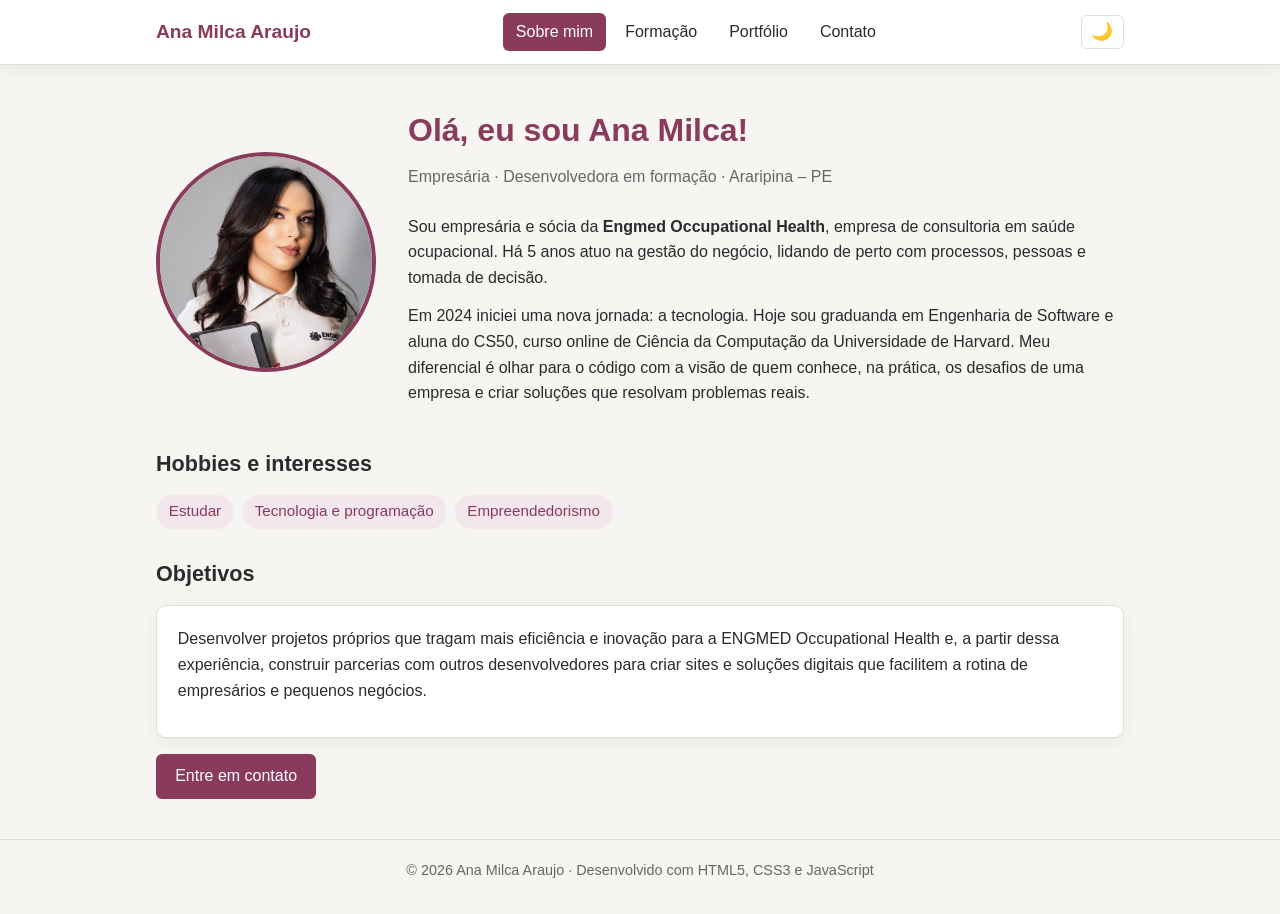
<file: index.html>
<!DOCTYPE html>
<!-- Página inicial: "Sobre mim" -->
<html lang="pt-BR">
<head>
  <meta charset="UTF-8">
  <meta name="viewport" content="width=device-width, initial-scale=1.0">
  <meta name="description" content="Portfólio e currículo online de Ana Milca Araujo">
  <title>Sobre mim | Ana Milca Araujo</title>
  <link rel="stylesheet" href="css/style.css">
</head>
<body>

  <!-- ===== Cabeçalho com menu fixo (igual em todas as páginas) ===== -->
  <header class="cabecalho">
    <div class="cabecalho-conteudo">
      <a href="index.html" class="logo">Ana Milca Araujo</a>

      <nav class="navegacao" id="navegacao" aria-label="Menu principal">
        <ul class="menu">
          <li><a href="index.html" class="ativo">Sobre mim</a></li>
          <li><a href="formacao.html">Formação</a></li>
          <li><a href="portfolio.html">Portfólio</a></li>
          <li><a href="contato.html">Contato</a></li>
        </ul>
      </nav>

      <div class="acoes-cabecalho">
        <!-- Botão que alterna entre tema claro e escuro (ver js/script.js) -->
        <button class="botao-icone" id="botao-tema" type="button" aria-label="Ativar tema escuro">🌙</button>
        <!-- Botão "hambúrguer": aparece só em telas pequenas -->
        <button class="botao-icone botao-menu" id="botao-menu" type="button" aria-label="Abrir menu" aria-controls="navegacao" aria-expanded="false">☰</button>
      </div>
    </div>
  </header>

  <!-- ===== Conteúdo principal ===== -->
  <main>
    <section class="apresentacao">
      <!-- Foto de perfil (recortada em quadrado; o CSS deixa redonda) -->
      <img class="foto" src="img/img/foto_engmed.jpg" alt="Foto de Ana Milca Araujo">

      <div>
        <h1>Olá, eu sou Ana Milca!</h1>
        <p class="subtitulo">Empresária · Desenvolvedora em formação · Araripina – PE</p>
        <p>Sou empresária e sócia da <strong>Engmed Occupational Health</strong>, empresa de consultoria em saúde ocupacional. Há 5 anos atuo na gestão do negócio, lidando de perto com processos, pessoas e tomada de decisão.</p>
        <p>Em 2024 iniciei uma nova jornada: a tecnologia. Hoje sou graduanda em Engenharia de Software e aluna do CS50, curso online de Ciência da Computação da Universidade de Harvard. Meu diferencial é olhar para o código com a visão de quem conhece, na prática, os desafios de uma empresa e criar soluções que resolvam problemas reais.</p>
      </div>
    </section>

    <!-- Hobbies e interesses em formato de "etiquetas" -->
    <h2>Hobbies e interesses</h2>
    <ul class="lista-tags">
      <li>Estudar</li>
      <li>Tecnologia e programação</li>
      <li>Empreendedorismo</li>
    </ul>

    <h2>Objetivos</h2>
    <div class="cartao">
      <p>Desenvolver projetos próprios que tragam mais eficiência e inovação para a ENGMED Occupational Health e, a partir dessa experiência, construir parcerias com outros desenvolvedores para criar sites e soluções digitais que facilitem a rotina de empresários e pequenos negócios.</p>
    </div>

    <a href="contato.html" class="botao">Entre em contato</a>
  </main>

  <!-- ===== Rodapé ===== -->
  <footer class="rodape">
    <p>&copy; <span id="ano-atual"></span> Ana Milca Araujo · Desenvolvido com HTML5, CSS3 e JavaScript</p>
  </footer>

  <script src="js/script.js"></script>
</body>
</html>
</file>
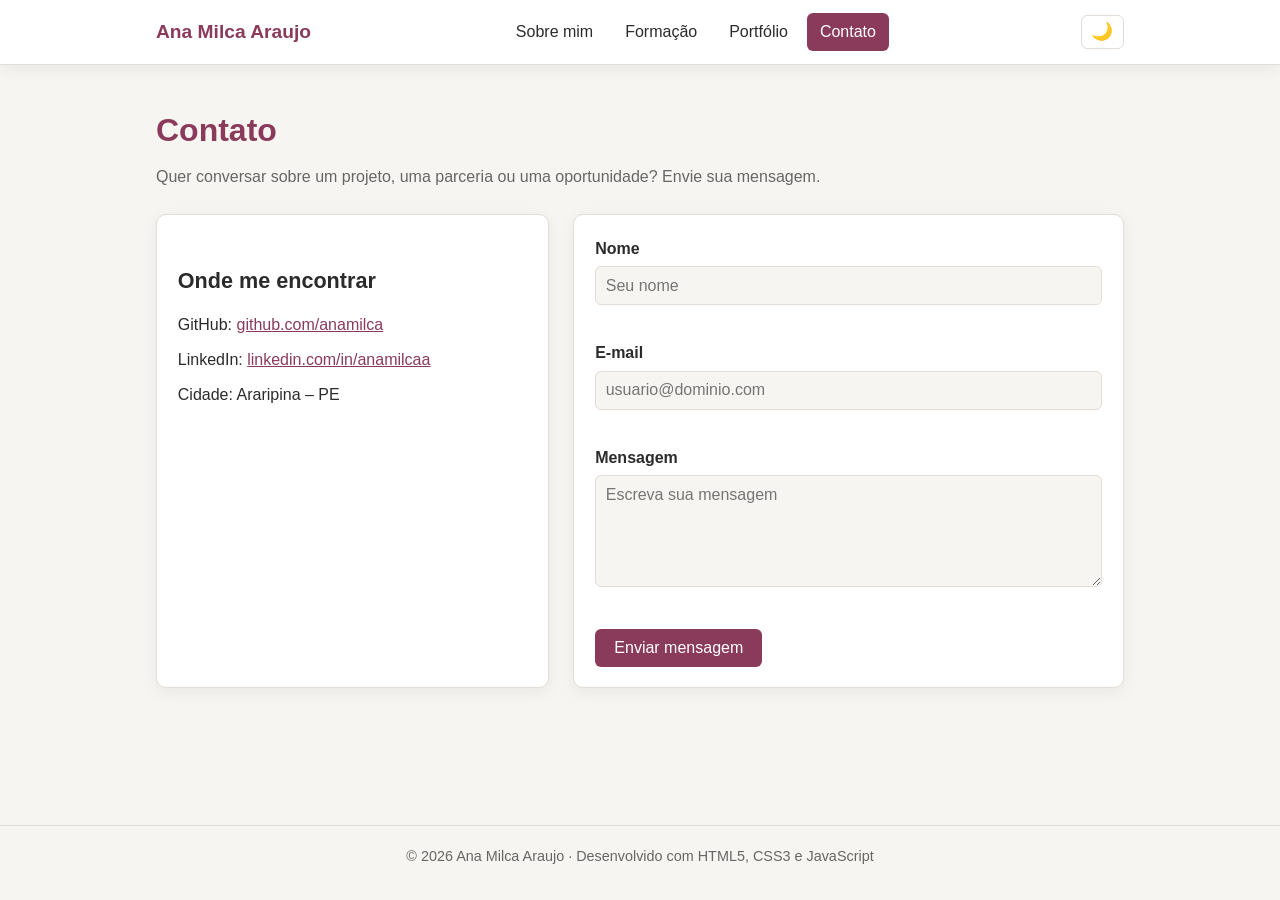
<file: contato.html>
<!DOCTYPE html>
<!-- Página "Contato": formulário com validação em JavaScript e envio simulado -->
<html lang="pt-BR">
<head>
  <meta charset="UTF-8">
  <meta name="viewport" content="width=device-width, initial-scale=1.0">
  <meta name="description" content="Entre em contato com Ana Milca Araujo">
  <title>Contato | Ana Milca Araujo</title>
  <link rel="stylesheet" href="css/style.css">
</head>
<body>

  <!-- ===== Cabeçalho com menu fixo (igual em todas as páginas) ===== -->
  <header class="cabecalho">
    <div class="cabecalho-conteudo">
      <a href="index.html" class="logo">Ana Milca Araujo</a>

      <nav class="navegacao" id="navegacao" aria-label="Menu principal">
        <ul class="menu">
          <li><a href="index.html">Sobre mim</a></li>
          <li><a href="formacao.html">Formação</a></li>
          <li><a href="portfolio.html">Portfólio</a></li>
          <li><a href="contato.html" class="ativo">Contato</a></li>
        </ul>
      </nav>

      <div class="acoes-cabecalho">
        <button class="botao-icone" id="botao-tema" type="button" aria-label="Ativar tema escuro">🌙</button>
        <button class="botao-icone botao-menu" id="botao-menu" type="button" aria-label="Abrir menu" aria-controls="navegacao" aria-expanded="false">☰</button>
      </div>
    </div>
  </header>

  <!-- ===== Conteúdo principal ===== -->
  <main>
    <h1>Contato</h1>
    <p class="subtitulo">Quer conversar sobre um projeto, uma parceria ou uma oportunidade? Envie sua mensagem.</p>

    <div class="contato-grade">
      <!-- Outras formas de contato -->
      <div class="cartao">
        <h2>Onde me encontrar</h2>
        <ul class="lista-contatos">
          <li>GitHub: <a href="https://github.com/anamilca" target="_blank" rel="noopener">github.com/anamilca</a></li>
          <li>LinkedIn: <a href="https://www.linkedin.com/in/anamilcaa" target="_blank" rel="noopener">linkedin.com/in/anamilcaa</a></li>
          <li>Cidade: Araripina – PE</li>
        </ul>
      </div>

      <!-- Formulário: "novalidate" desliga a validação do navegador,
           pois a validação é feita no JavaScript (js/script.js) -->
      <form class="cartao" id="formulario-contato" novalidate>
        <div class="campo">
          <label for="nome">Nome</label>
          <input type="text" id="nome" name="nome" placeholder="Seu nome">
          <span class="mensagem-erro" aria-live="polite"></span>
        </div>

        <div class="campo">
          <label for="email">E-mail</label>
          <input type="email" id="email" name="email" placeholder="usuario@dominio.com">
          <span class="mensagem-erro" aria-live="polite"></span>
        </div>

        <div class="campo">
          <label for="mensagem">Mensagem</label>
          <textarea id="mensagem" name="mensagem" rows="5" placeholder="Escreva sua mensagem"></textarea>
          <span class="mensagem-erro" aria-live="polite"></span>
        </div>

        <button type="submit" class="botao">Enviar mensagem</button>
      </form>
    </div>
  </main>

  <!-- Modal exibido após o envio simulado -->
  <div class="modal" id="modal-sucesso" role="dialog" aria-modal="true" aria-labelledby="titulo-modal">
    <div class="modal-caixa">
      <h2 id="titulo-modal">Mensagem enviada com sucesso!</h2>
      <p>Obrigada pelo contato. Responderei em breve.</p>
      <button type="button" class="botao" id="fechar-modal">Fechar</button>
    </div>
  </div>

  <!-- ===== Rodapé ===== -->
  <footer class="rodape">
    <p>&copy; <span id="ano-atual"></span> Ana Milca Araujo · Desenvolvido com HTML5, CSS3 e JavaScript</p>
  </footer>

  <script src="js/script.js"></script>
</body>
</html>
</file>
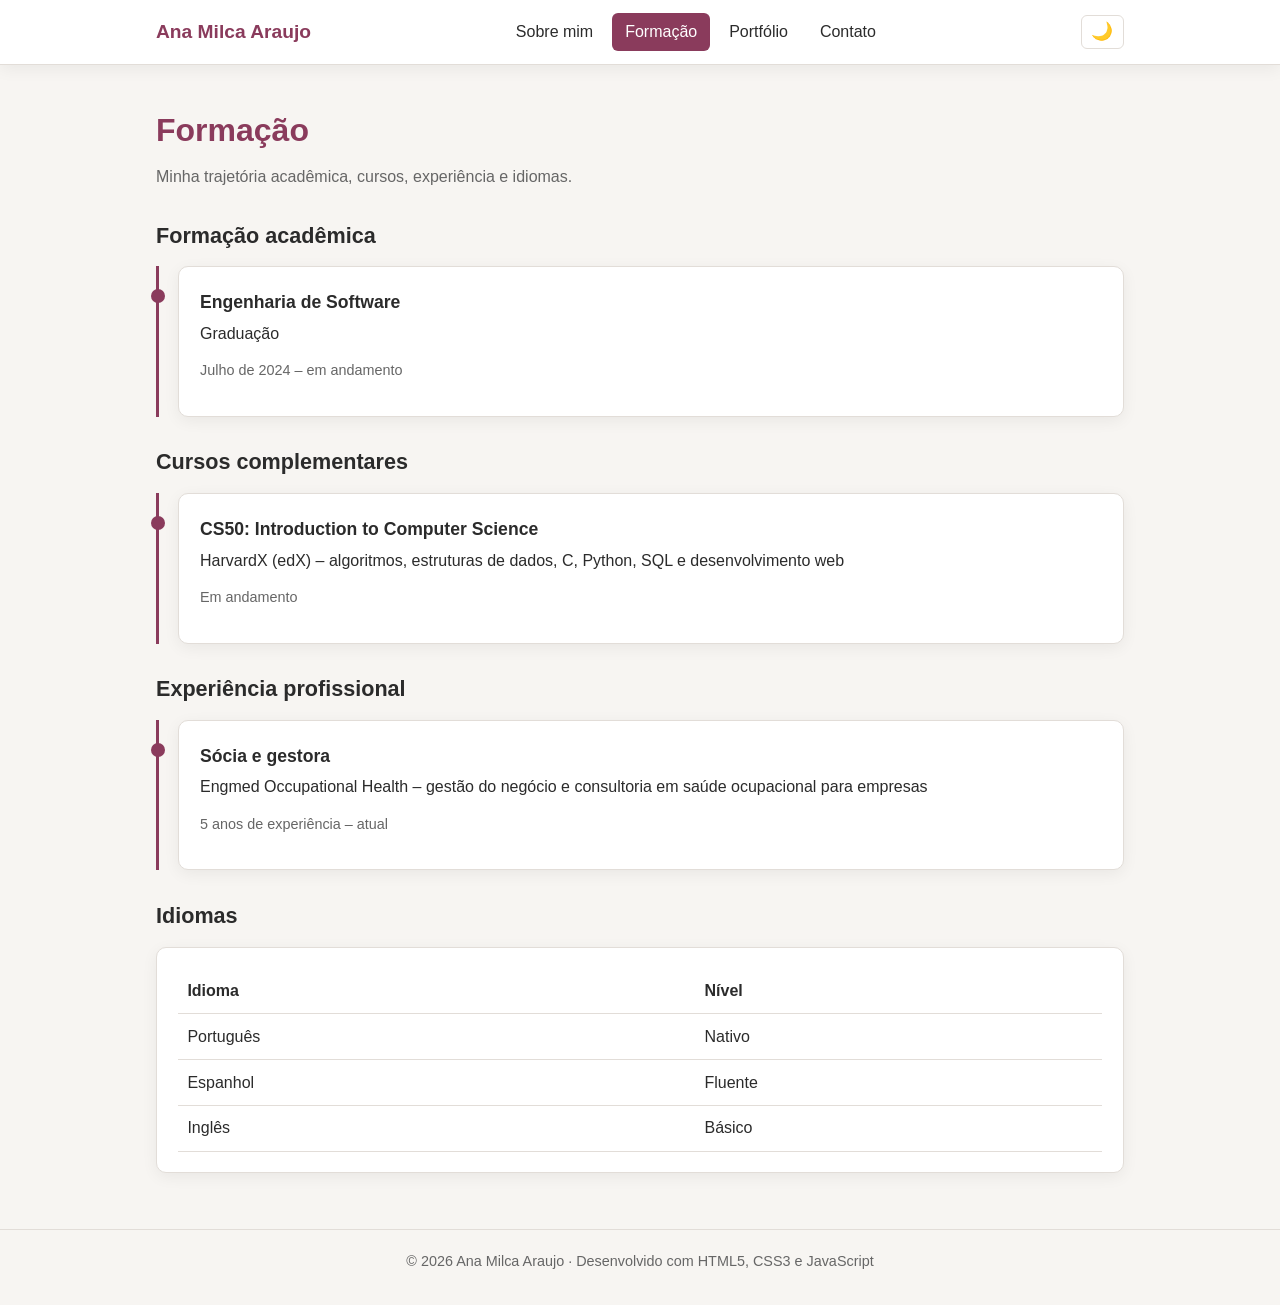
<file: formacao.html>
<!DOCTYPE html>
<!-- Página "Formação": formação educacional, cursos e idiomas -->
<html lang="pt-BR">
<head>
  <meta charset="UTF-8">
  <meta name="viewport" content="width=device-width, initial-scale=1.0">
  <meta name="description" content="Formação acadêmica, cursos e idiomas de Ana Milca Araujo">
  <title>Formação | Ana Milca Araujo</title>
  <link rel="stylesheet" href="css/style.css">
</head>
<body>

  <!-- ===== Cabeçalho com menu fixo (igual em todas as páginas) ===== -->
  <header class="cabecalho">
    <div class="cabecalho-conteudo">
      <a href="index.html" class="logo">Ana Milca Araujo</a>

      <nav class="navegacao" id="navegacao" aria-label="Menu principal">
        <ul class="menu">
          <li><a href="index.html">Sobre mim</a></li>
          <li><a href="formacao.html" class="ativo">Formação</a></li>
          <li><a href="portfolio.html">Portfólio</a></li>
          <li><a href="contato.html">Contato</a></li>
        </ul>
      </nav>

      <div class="acoes-cabecalho">
        <button class="botao-icone" id="botao-tema" type="button" aria-label="Ativar tema escuro">🌙</button>
        <button class="botao-icone botao-menu" id="botao-menu" type="button" aria-label="Abrir menu" aria-controls="navegacao" aria-expanded="false">☰</button>
      </div>
    </div>
  </header>

  <!-- ===== Conteúdo principal ===== -->
  <main>
    <h1>Formação</h1>
    <p class="subtitulo">Minha trajetória acadêmica, cursos, experiência e idiomas.</p>

    <!-- Formação educacional em linha do tempo (mais recente primeiro) -->
    <h2>Formação acadêmica</h2>
    <ul class="linha-tempo">
      <li class="cartao">
        <h3>Engenharia de Software</h3>
        <p>Graduação</p>
        <p class="periodo">Julho de 2024 – em andamento</p>
      </li>
    </ul>

    <!-- Cursos complementares e certificados -->
    <h2>Cursos complementares</h2>
    <ul class="linha-tempo">
      <li class="cartao">
        <h3>CS50: Introduction to Computer Science</h3>
        <p>HarvardX (edX) – algoritmos, estruturas de dados, C, Python, SQL e desenvolvimento web</p>
        <p class="periodo">Em andamento</p>
      </li>
    </ul>

    <!-- Experiência profissional -->
    <h2>Experiência profissional</h2>
    <ul class="linha-tempo">
      <li class="cartao">
        <h3>Sócia e gestora</h3>
        <p>Engmed Occupational Health – gestão do negócio e consultoria em saúde ocupacional para empresas</p>
        <p class="periodo">5 anos de experiência – atual</p>
      </li>
    </ul>

    <!-- Idiomas em tabela -->
    <h2>Idiomas</h2>
    <div class="cartao">
      <table class="tabela">
        <thead>
          <tr>
            <th>Idioma</th>
            <th>Nível</th>
          </tr>
        </thead>
        <tbody>
          <tr>
            <td>Português</td>
            <td>Nativo</td>
          </tr>
          <tr>
            <td>Espanhol</td>
            <td>Fluente</td>
          </tr>
          <tr>
            <td>Inglês</td>
            <td>Básico</td>
          </tr>
        </tbody>
      </table>
    </div>
  </main>

  <!-- ===== Rodapé ===== -->
  <footer class="rodape">
    <p>&copy; <span id="ano-atual"></span> Ana Milca Araujo · Desenvolvido com HTML5, CSS3 e JavaScript</p>
  </footer>

  <script src="js/script.js"></script>
</body>
</html>
</file>
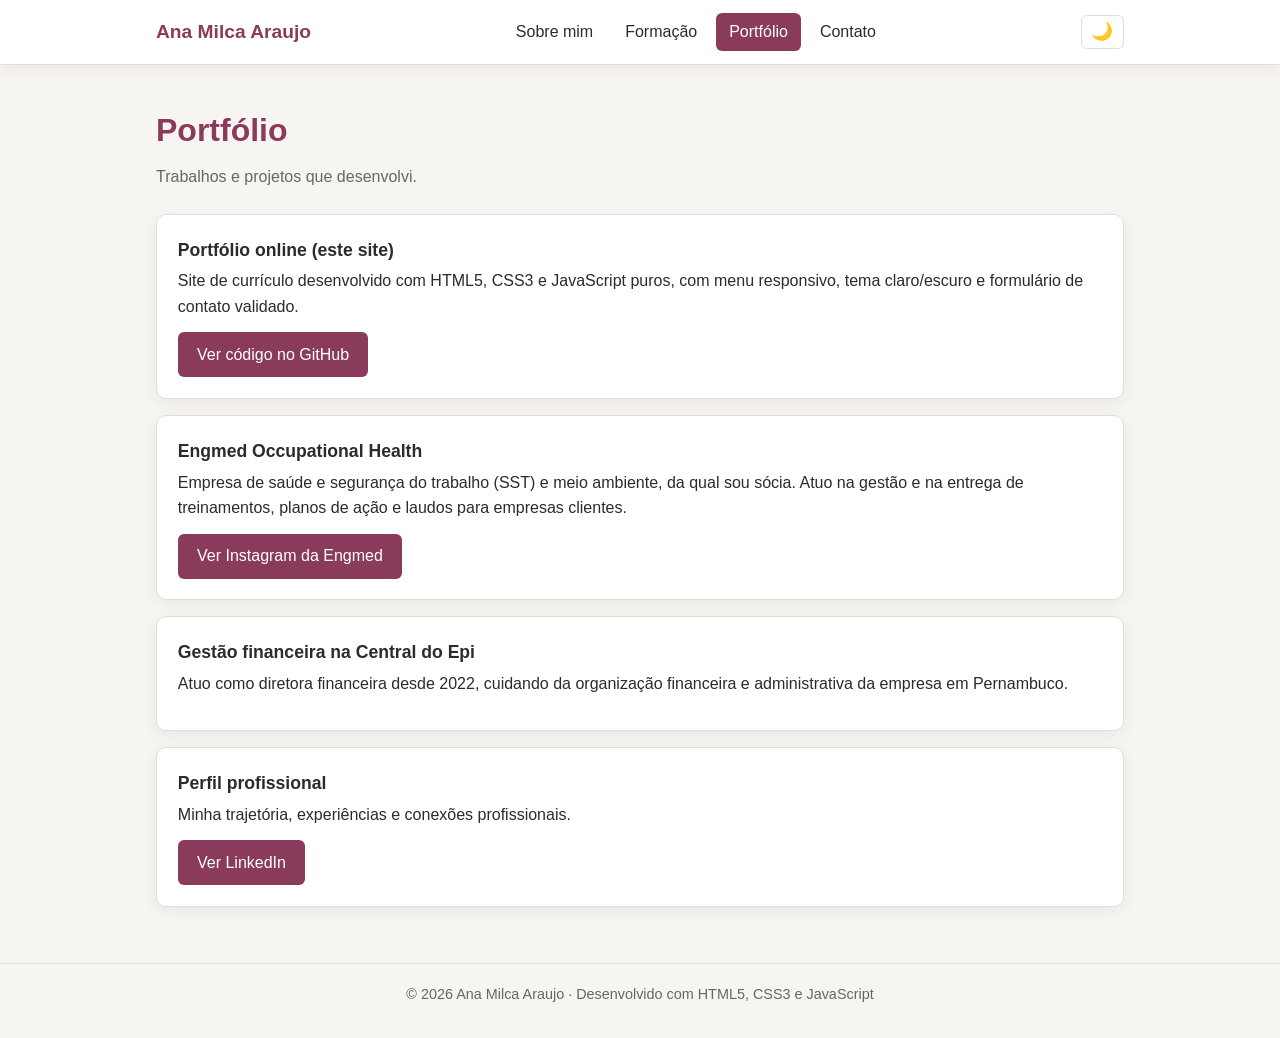
<file: portfolio.html>
<!DOCTYPE html>
<!-- Página "Portfólio": links para trabalhos já realizados -->
<html lang="pt-BR">
<head>
  <meta charset="UTF-8">
  <meta name="viewport" content="width=device-width, initial-scale=1.0">
  <meta name="description" content="Trabalhos e projetos de Ana Milca Araujo">
  <title>Portfólio | Ana Milca Araujo</title>
  <link rel="stylesheet" href="css/style.css">
</head>
<body>

  <!-- ===== Cabeçalho com menu fixo (igual em todas as páginas) ===== -->
  <header class="cabecalho">
    <div class="cabecalho-conteudo">
      <a href="index.html" class="logo">Ana Milca Araujo</a>

      <nav class="navegacao" id="navegacao" aria-label="Menu principal">
        <ul class="menu">
          <li><a href="index.html">Sobre mim</a></li>
          <li><a href="formacao.html">Formação</a></li>
          <li><a href="portfolio.html" class="ativo">Portfólio</a></li>
          <li><a href="contato.html">Contato</a></li>
        </ul>
      </nav>

      <div class="acoes-cabecalho">
        <button class="botao-icone" id="botao-tema" type="button" aria-label="Ativar tema escuro">🌙</button>
        <button class="botao-icone botao-menu" id="botao-menu" type="button" aria-label="Abrir menu" aria-controls="navegacao" aria-expanded="false">☰</button>
      </div>
    </div>
  </header>

  <!-- ===== Conteúdo principal ===== -->
 <!-- ===== Conteúdo principal: Portfólio ===== -->
<main>
  <h1>Portfólio</h1>
  <p class="subtitulo">Trabalhos e projetos que desenvolvi.</p>

  <!-- Projeto 1: este próprio site -->
  <div class="cartao">
    <h3>Portfólio online (este site)</h3>
    <p>Site de currículo desenvolvido com HTML5, CSS3 e JavaScript puros, com
       menu responsivo, tema claro/escuro e formulário de contato validado.</p>
    <!-- TROCAR pelo link do repositório depois de criar o GitHub -->
    <a href="https://github.com/anamilca/portfolio" class="botao"
       target="_blank" rel="noopener">Ver código no GitHub</a>
  </div>

  <!-- Projeto 2: Engmed -->
  <div class="cartao">
    <h3>Engmed Occupational Health</h3>
    <p>Empresa de saúde e segurança do trabalho (SST) e meio ambiente, da qual
       sou sócia. Atuo na gestão e na entrega de treinamentos, planos de ação
       e laudos para empresas clientes.</p>
    <a href="https://www.instagram.com/engmedoccupational" class="botao"
       target="_blank" rel="noopener">Ver Instagram da Engmed</a>
  </div>

  <!-- Projeto 3: Central do Epi -->
  <div class="cartao">
    <h3>Gestão financeira na Central do Epi</h3>
    <p>Atuo como diretora financeira desde 2022, cuidando da organização
       financeira e administrativa da empresa em Pernambuco.</p>
  </div>

  <!-- Projeto 4: LinkedIn -->
  <div class="cartao">
    <h3>Perfil profissional</h3>
    <p>Minha trajetória, experiências e conexões profissionais.</p>
    <a href="https://www.linkedin.com/in/ana-milca-050a49212" class="botao"
       target="_blank" rel="noopener">Ver LinkedIn</a>
  </div>
</main>

  <!-- ===== Rodapé ===== -->
  <footer class="rodape">
    <p>&copy; <span id="ano-atual"></span> Ana Milca Araujo · Desenvolvido com HTML5, CSS3 e JavaScript</p>
  </footer>

  <script src="js/script.js"></script>
</body>
</html>
</file>
<file: css/style.css>
/* =========================================================
   Portfólio de Ana Milca Araujo - Folha de estilos principal
   CSS3 puro, sem frameworks.
   ========================================================= */

/* ---------- Variáveis de cor (tema claro = padrão) ---------- */
:root {
  --cor-fundo: #f7f5f2;
  --cor-superficie: #ffffff;
  --cor-texto: #2b2b2b;
  --cor-texto-suave: #666666;
  --cor-destaque: #8a3b5c;      /* tom vinho, cor principal do site */
  --cor-destaque-claro: #f3e6ec;
  --cor-borda: #e2ddd8;
  --cor-erro: #c0392b;
  --cor-sucesso: #2e7d4f;
  --sombra: 0 4px 16px rgba(0, 0, 0, 0.06);
}

/* ---------- Tema escuro: ativado pelo JavaScript com a classe "tema-escuro" no <body> ---------- */
body.tema-escuro {
  --cor-fundo: #18161a;
  --cor-superficie: #232026;
  --cor-texto: #ece8ee;
  --cor-texto-suave: #a9a2ad;
  --cor-destaque: #e08bb0;
  --cor-destaque-claro: #3a2a33;
  --cor-borda: #38333c;
  --cor-erro: #ff7b6e;
  --cor-sucesso: #6fd39b;
  --sombra: 0 4px 16px rgba(0, 0, 0, 0.4);
}

/* ---------- Reset básico ---------- */
* {
  margin: 0;
  padding: 0;
  box-sizing: border-box;
}

body {
  font-family: "Segoe UI", Roboto, Helvetica, Arial, sans-serif;
  background-color: var(--cor-fundo);
  color: var(--cor-texto);
  line-height: 1.6;
  transition: background-color 0.3s, color 0.3s;
  min-height: 100vh;
  display: flex;
  flex-direction: column;
}

a {
  color: var(--cor-destaque);
}

img {
  max-width: 100%;
  display: block;
}

/* ---------- Cabeçalho e menu fixo no topo ---------- */
.cabecalho {
  position: sticky;
  top: 0;
  z-index: 10;
  background-color: var(--cor-superficie);
  border-bottom: 1px solid var(--cor-borda);
  box-shadow: var(--sombra);
}

.cabecalho-conteudo {
  max-width: 1000px;
  margin: 0 auto;
  padding: 0.8rem 1rem;
  display: flex;
  align-items: center;
  justify-content: space-between;
  gap: 1rem;
}

.logo {
  font-weight: 700;
  font-size: 1.2rem;
  color: var(--cor-destaque);
  text-decoration: none;
}

/* Lista de links do menu */
.menu {
  display: flex;
  list-style: none;
  gap: 0.4rem;
}

.menu a {
  display: block;
  padding: 0.4rem 0.8rem;
  border-radius: 6px;
  color: var(--cor-texto);
  text-decoration: none;
  font-weight: 500;
}

.menu a:hover {
  background-color: var(--cor-destaque-claro);
}

/* Link da página atual fica destacado */
.menu a.ativo {
  background-color: var(--cor-destaque);
  color: #ffffff;
}

.acoes-cabecalho {
  display: flex;
  align-items: center;
  gap: 0.5rem;
}

/* Botões do cabeçalho (tema e menu mobile) */
.botao-icone {
  background: none;
  border: 1px solid var(--cor-borda);
  color: var(--cor-texto);
  border-radius: 6px;
  padding: 0.35rem 0.6rem;
  font-size: 1.1rem;
  cursor: pointer;
}

.botao-icone:hover {
  background-color: var(--cor-destaque-claro);
}

/* O botão "hambúrguer" só aparece no celular */
.botao-menu {
  display: none;
}

/* ---------- Conteúdo principal ---------- */
main {
  flex: 1;
  width: 100%;
  max-width: 1000px;
  margin: 0 auto;
  padding: 2.5rem 1rem;
}

h1 {
  font-size: 2rem;
  margin-bottom: 0.5rem;
  color: var(--cor-destaque);
}

h2 {
  font-size: 1.35rem;
  margin: 1.8rem 0 0.8rem;
}

h3 {
  font-size: 1.1rem;
  margin-bottom: 0.3rem;
}

p {
  margin-bottom: 0.8rem;
}

.subtitulo {
  color: var(--cor-texto-suave);
  margin-bottom: 1.5rem;
}

/* Cartão genérico usado em várias páginas */
.cartao {
  background-color: var(--cor-superficie);
  border: 1px solid var(--cor-borda);
  border-radius: 10px;
  padding: 1.3rem;
  box-shadow: var(--sombra);
  margin-bottom: 1rem;
}

/* ---------- Página Sobre mim ---------- */
.apresentacao {
  display: grid;
  grid-template-columns: 220px 1fr;
  gap: 2rem;
  align-items: center;
}

.foto {
  width: 220px;
  height: 220px;
  border-radius: 50%;
  object-fit: cover;
  border: 4px solid var(--cor-destaque);
  background-color: var(--cor-destaque-claro);
}

.lista-tags {
  display: flex;
  flex-wrap: wrap;
  gap: 0.5rem;
  list-style: none;
}

.lista-tags li {
  background-color: var(--cor-destaque-claro);
  color: var(--cor-destaque);
  padding: 0.3rem 0.8rem;
  border-radius: 999px;
  font-size: 0.95rem;
}

/* ---------- Página Formação: linha do tempo ---------- */
.linha-tempo {
  list-style: none;
  border-left: 3px solid var(--cor-destaque);
  padding-left: 1.2rem;
}

.linha-tempo li {
  position: relative;
  margin-bottom: 1rem;
}

/* Bolinha da linha do tempo */
.linha-tempo li::before {
  content: "";
  position: absolute;
  left: -1.75rem;
  top: 1.4rem;
  width: 14px;
  height: 14px;
  border-radius: 50%;
  background-color: var(--cor-destaque);
}

.periodo {
  color: var(--cor-texto-suave);
  font-size: 0.9rem;
}

/* Tabela de idiomas */
.tabela {
  width: 100%;
  border-collapse: collapse;
}

.tabela th,
.tabela td {
  text-align: left;
  padding: 0.6rem;
  border-bottom: 1px solid var(--cor-borda);
}

/* ---------- Página Portfólio: grade de projetos ---------- */
.grade-projetos {
  display: grid;
  grid-template-columns: repeat(auto-fill, minmax(260px, 1fr));
  gap: 1rem;
}

.projeto {
  display: flex;
  flex-direction: column;
  transition: transform 0.2s;
}

.projeto:hover {
  transform: translateY(-4px);
}

.projeto p {
  flex: 1;
  color: var(--cor-texto-suave);
}

.botao {
  display: inline-block;
  background-color: var(--cor-destaque);
  color: #ffffff;
  border: none;
  border-radius: 6px;
  padding: 0.6rem 1.2rem;
  font-size: 1rem;
  text-decoration: none;
  cursor: pointer;
  align-self: flex-start;
}

.botao:hover {
  opacity: 0.9;
}

/* ---------- Página Contato: formulário ---------- */
.contato-grade {
  display: grid;
  grid-template-columns: 1fr 1.4fr;
  gap: 1.5rem;
}

.lista-contatos {
  list-style: none;
}

.lista-contatos li {
  margin-bottom: 0.6rem;
}

.campo {
  margin-bottom: 1rem;
}

.campo label {
  display: block;
  font-weight: 600;
  margin-bottom: 0.3rem;
}

.campo input,
.campo textarea {
  width: 100%;
  padding: 0.6rem;
  font-size: 1rem;
  font-family: inherit;
  border: 1px solid var(--cor-borda);
  border-radius: 6px;
  background-color: var(--cor-fundo);
  color: var(--cor-texto);
}

.campo input:focus,
.campo textarea:focus {
  outline: 2px solid var(--cor-destaque);
  border-color: transparent;
}

/* Campo com erro (classe adicionada pelo JavaScript) */
.campo.com-erro input,
.campo.com-erro textarea {
  border-color: var(--cor-erro);
}

.mensagem-erro {
  color: var(--cor-erro);
  font-size: 0.9rem;
  min-height: 1.2rem;
  display: block;
}

/* ---------- Modal de confirmação do envio ---------- */
.modal {
  display: none; /* escondido até o JavaScript mostrar */
  position: fixed;
  inset: 0;
  background-color: rgba(0, 0, 0, 0.5);
  align-items: center;
  justify-content: center;
  padding: 1rem;
  z-index: 20;
}

.modal.aberto {
  display: flex;
}

.modal-caixa {
  background-color: var(--cor-superficie);
  border-radius: 10px;
  padding: 2rem;
  max-width: 400px;
  text-align: center;
  box-shadow: var(--sombra);
}

.modal-caixa h2 {
  margin-top: 0;
  color: var(--cor-sucesso);
}

/* ---------- Rodapé ---------- */
.rodape {
  text-align: center;
  padding: 1.2rem 1rem;
  color: var(--cor-texto-suave);
  border-top: 1px solid var(--cor-borda);
  font-size: 0.9rem;
}

/* ---------- Responsividade: tablets e celulares ---------- */
@media (max-width: 760px) {
  /* Mostra o botão hambúrguer e esconde o menu até ser clicado */
  .botao-menu {
    display: inline-block;
  }

  .navegacao {
    display: none;
    position: absolute;
    top: 100%;
    left: 0;
    right: 0;
    background-color: var(--cor-superficie);
    border-bottom: 1px solid var(--cor-borda);
    box-shadow: var(--sombra);
  }

  /* Classe colocada pelo JavaScript quando o menu é aberto */
  .navegacao.aberta {
    display: block;
  }

  .menu {
    flex-direction: column;
    padding: 0.5rem 1rem 1rem;
  }

  .apresentacao,
  .contato-grade {
    grid-template-columns: 1fr;
  }

  .foto {
    margin: 0 auto;
    width: 180px;
    height: 180px;
  }

  h1 {
    font-size: 1.6rem;
  }
}
</file>
